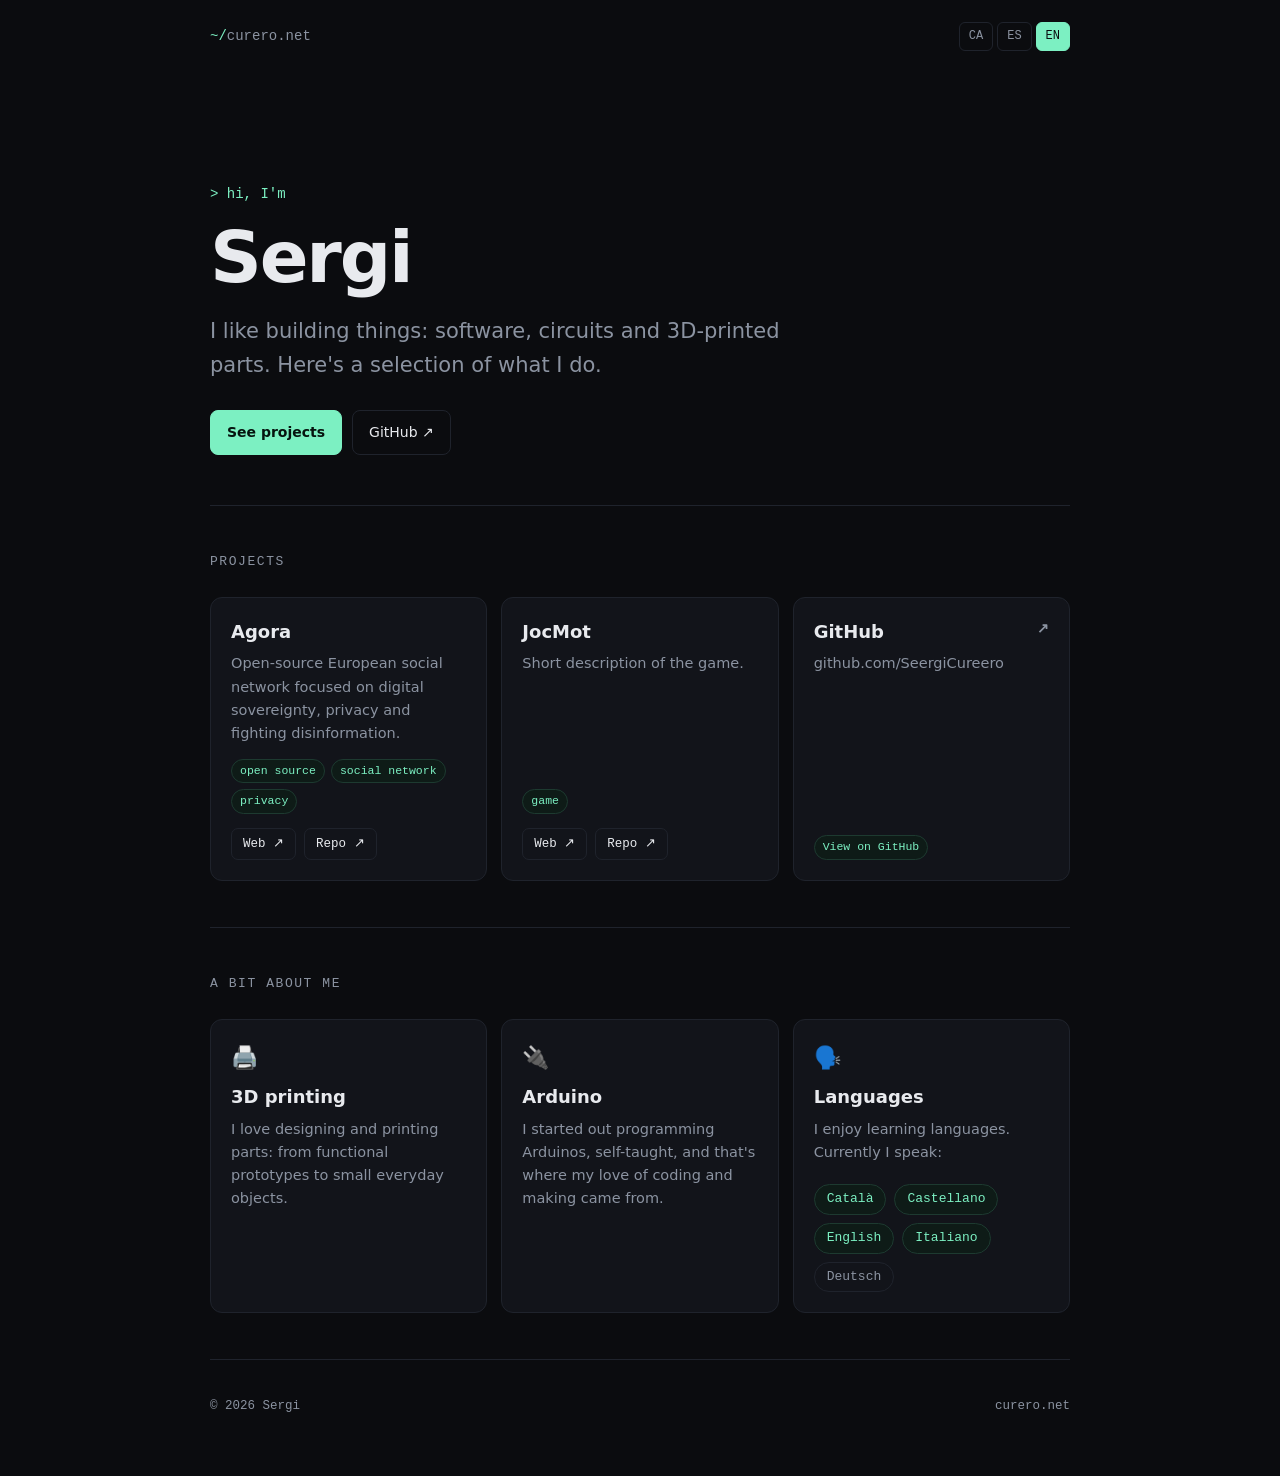
<file: index.html>
<!doctype html>
<html lang="ca">
<head>
<meta charset="utf-8">
<meta name="viewport" content="width=device-width, initial-scale=1">
<meta name="robots" content="noindex, nofollow, noarchive">
<title>Sergi · curero.net</title>
<meta name="description" content="Portfolio personal de Sergi">
<meta name="color-scheme" content="dark">
<meta name="theme-color" content="#0b0c0f">
<link rel="icon" href="assets/favicon.svg" type="image/svg+xml">
<link rel="stylesheet" href="assets/style.css">
</head>
<body>
<div class="wrap">
  <header class="top">
    <a class="logo" href="#"><b>~/</b>curero.net</a>
    <div class="lang" role="group" aria-label="Language">
      <button data-l="ca">CA</button><button data-l="es">ES</button><button data-l="en">EN</button>
    </div>
  </header>

  <main>
    <div class="hero">
      <p class="hi" data-i="hi"></p>
      <h1>Sergi</h1>
      <p class="lead" data-i="lead"></p>
      <div class="btns">
        <a class="btn primary" href="#projects" data-i="btn_projects"></a>
        <a class="btn" id="gh-link" href="https://github.com/SeergiCureero" target="_blank" rel="noopener">GitHub ↗</a>
      </div>
    </div>

    <section id="projects">
      <h2 data-i="h_projects"></h2>
      <div class="grid" id="project-grid"></div>
    </section>

    <section id="about">
      <h2 data-i="h_about"></h2>
      <div class="about">
        <div class="card"><div class="emoji">🖨️</div><h3 data-i="a3d_t"></h3><p data-i="a3d_d"></p></div>
        <div class="card"><div class="emoji">🔌</div><h3 data-i="ard_t"></h3><p data-i="ard_d"></p></div>
        <div class="card"><div class="emoji">🗣️</div><h3 data-i="lng_t"></h3><p data-i="lng_d"></p>
          <div class="langs" id="langs"></div></div>
      </div>
    </section>
  </main>

  <footer><span>© <span id="yr"></span> Sergi</span><span>curero.net</span></footer>
</div>
<script src="assets/app.js" defer></script>
</body>
</html>
</file>
<file: assets/style.css>
:root{
  --bg:#0b0c0f; --panel:#12141a; --line:#1f232c; --text:#e8eaee; --muted:#8b93a1; --accent:#7cf0c2;
  --mono:ui-monospace,SFMono-Regular,Menlo,Consolas,monospace;
  --sans:Inter,system-ui,-apple-system,"Segoe UI",Roboto,sans-serif;
}
*{box-sizing:border-box}
html{scroll-behavior:smooth}
body{margin:0;background:var(--bg);color:var(--text);font-family:var(--sans);line-height:1.6;-webkit-font-smoothing:antialiased}
a{color:inherit}
.wrap{max-width:900px;margin:0 auto;padding:0 20px}
header.top{display:flex;justify-content:space-between;align-items:center;padding:22px 0}
.logo{font-family:var(--mono);font-size:14px;color:var(--muted);text-decoration:none}
.logo b{color:var(--accent);font-weight:500}
.lang{display:flex;gap:4px;font-family:var(--mono);font-size:12px}
.lang button{background:none;border:1px solid var(--line);color:var(--muted);padding:4px 9px;border-radius:6px;cursor:pointer;font:inherit}
.lang button[aria-pressed="true"]{color:var(--bg);background:var(--accent);border-color:var(--accent)}
.lang button:focus-visible,a:focus-visible{outline:2px solid var(--accent);outline-offset:2px}
.hero{padding:clamp(48px,12vw,110px) 0 50px}
.hero .hi{font-family:var(--mono);color:var(--accent);font-size:14px;margin:0 0 14px}
.hero h1{font-size:clamp(38px,8vw,72px);line-height:1.05;margin:0 0 20px;letter-spacing:-.03em;font-weight:650}
.hero p.lead{font-size:clamp(17px,2.4vw,21px);color:var(--muted);max-width:620px;margin:0 0 28px}
.btns{display:flex;flex-wrap:wrap;gap:10px}
.btn{display:inline-block;padding:10px 16px;border:1px solid var(--line);border-radius:8px;text-decoration:none;font-size:14px;transition:.15s}
.btn:hover{border-color:var(--accent);color:var(--accent)}
.btn.primary{background:var(--accent);color:#06130e;border-color:var(--accent);font-weight:600}
.btn.primary:hover{color:#06130e;filter:brightness(1.1)}
section{padding:46px 0;border-top:1px solid var(--line)}
h2{font-family:var(--mono);font-weight:500;font-size:13px;letter-spacing:.12em;text-transform:uppercase;color:var(--muted);margin:0 0 24px}
.grid{display:grid;grid-template-columns:repeat(auto-fill,minmax(260px,1fr));gap:14px}
.card{display:flex;flex-direction:column;background:var(--panel);border:1px solid var(--line);border-radius:12px;padding:20px;text-decoration:none;transition:.15s;min-height:150px}
a.card:hover{border-color:var(--accent);transform:translateY(-2px)}
.card h3{margin:0 0 6px;font-size:18px;display:flex;justify-content:space-between;gap:8px}
.card h3 span{color:var(--muted);font-family:var(--mono);font-size:14px}
.card p{margin:0 0 14px;color:var(--muted);font-size:14.5px;flex:1}
.tags{display:flex;flex-wrap:wrap;gap:6px}
.tag{font-family:var(--mono);font-size:11.5px;color:var(--accent);border:1px solid #1d3a30;background:#0e1b17;padding:2px 8px;border-radius:99px}
.about{display:grid;gap:14px;grid-template-columns:repeat(auto-fit,minmax(250px,1fr))}
.about .card{min-height:0}
.emoji{font-size:22px;margin-bottom:8px}
.langs{display:flex;flex-wrap:wrap;gap:8px;margin-top:6px}
.langs .tag{font-size:13px;padding:4px 12px}
.langs .tag.dim{color:var(--muted);border-color:var(--line);background:none}
footer{padding:36px 0 60px;border-top:1px solid var(--line);color:var(--muted);font-family:var(--mono);font-size:12.5px;display:flex;justify-content:space-between;flex-wrap:wrap;gap:8px}
@media (prefers-reduced-motion:reduce){*{transition:none!important;scroll-behavior:auto!important}}
div.card{cursor:default}
.links{display:flex;flex-wrap:wrap;gap:8px;margin-top:14px}
.links a{font-family:var(--mono);font-size:12.5px;text-decoration:none;border:1px solid var(--line);border-radius:7px;padding:5px 11px;color:var(--text);transition:.15s}
.links a:hover{border-color:var(--accent);color:var(--accent)}
</file>
